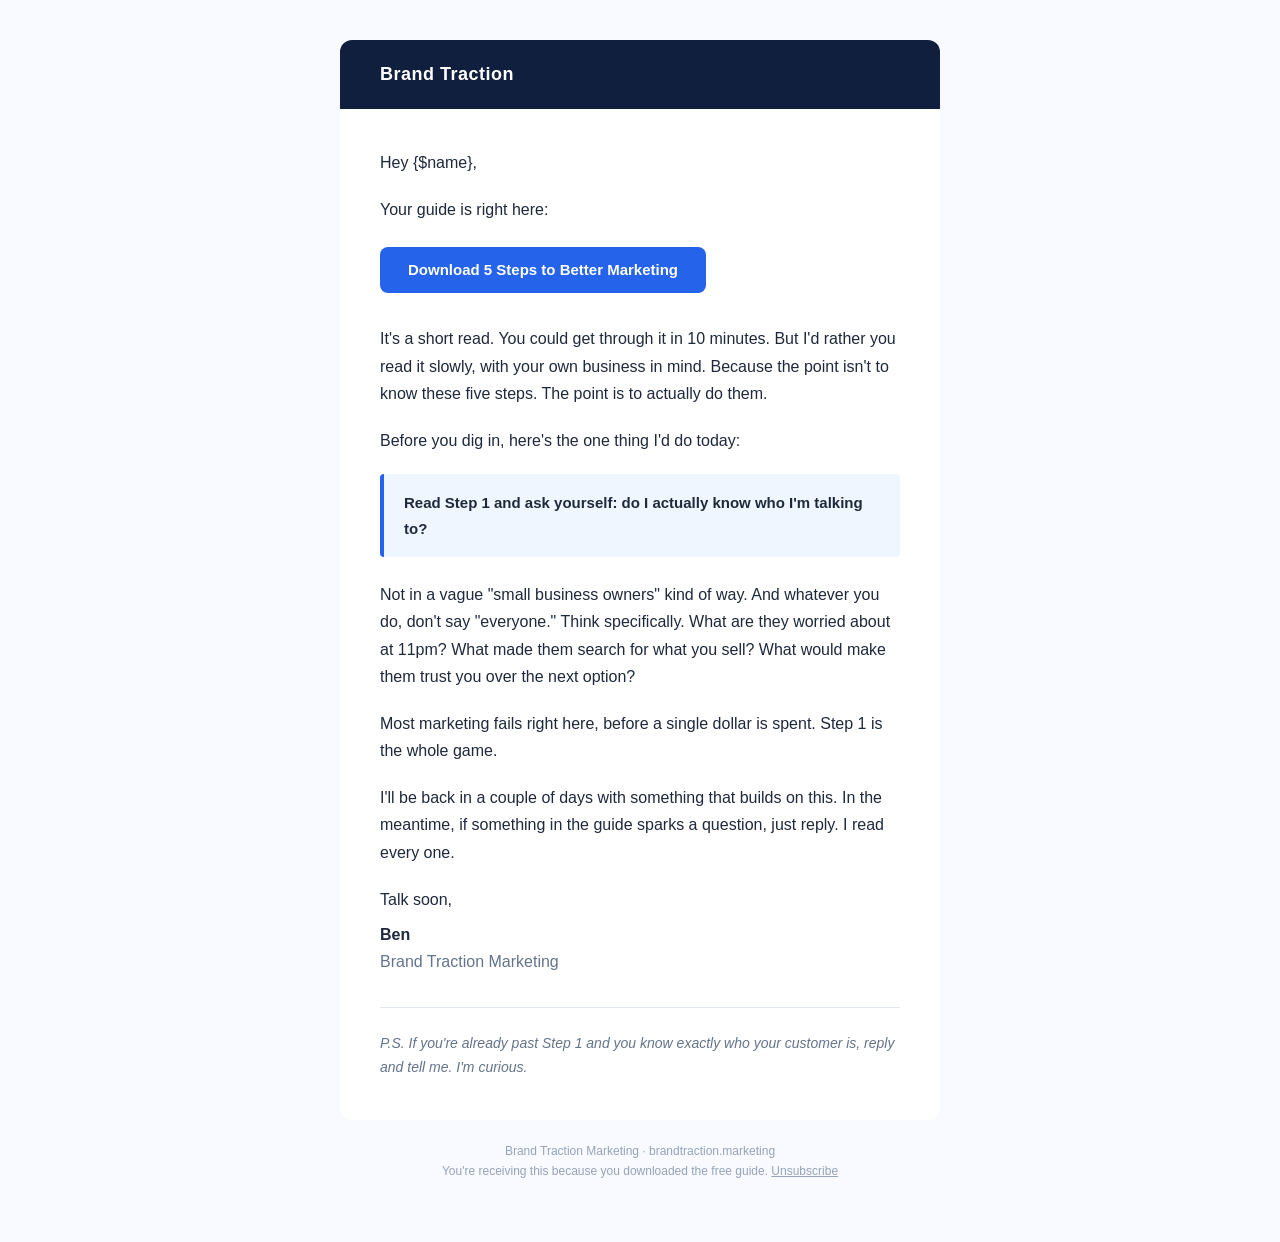
<file: emails/email-1-welcome.html>
<!DOCTYPE html>
<html lang="en">
<head>
  <meta charset="utf-8">
  <meta name="viewport" content="width=device-width, initial-scale=1">
  <title>Here's your guide (and one thing to do today)</title>
</head>
<body style="margin:0; padding:0; background-color:#F8FAFF; font-family:Arial, Helvetica, sans-serif;">
  <table width="100%" cellpadding="0" cellspacing="0" border="0" style="background-color:#F8FAFF;">
    <tr>
      <td align="center" style="padding:40px 20px;">
        <table width="600" cellpadding="0" cellspacing="0" border="0" style="max-width:600px; width:100%;">

          <!-- Header -->
          <tr>
            <td style="background-color:#0F1F3D; padding:24px 40px; border-radius:12px 12px 0 0;">
              <span style="font-family:Arial, Helvetica, sans-serif; font-weight:700; font-size:18px; color:#ffffff; letter-spacing:0.5px;">Brand Traction</span>
            </td>
          </tr>

          <!-- Body -->
          <tr>
            <td style="background-color:#ffffff; padding:40px; border-radius:0 0 12px 12px;">

              <p style="font-size:16px; line-height:1.7; color:#1e293b; margin:0 0 20px;">Hey {$name},</p>

              <p style="font-size:16px; line-height:1.7; color:#1e293b; margin:0 0 24px;">Your guide is right here:</p>

              <!-- CTA Button -->
              <table cellpadding="0" cellspacing="0" border="0" style="margin-bottom:32px;">
                <tr>
                  <td style="background-color:#2563EB; border-radius:8px; padding:14px 28px;">
                    <a href="https://brand-traction-site.pages.dev/assets/5-steps-to-better-marketing.pdf" style="font-family:Arial, Helvetica, sans-serif; font-size:15px; font-weight:700; color:#ffffff; text-decoration:none;">Download 5 Steps to Better Marketing</a>
                  </td>
                </tr>
              </table>

              <p style="font-size:16px; line-height:1.7; color:#1e293b; margin:0 0 20px;">It's a short read. You could get through it in 10 minutes. But I'd rather you read it slowly, with your own business in mind. Because the point isn't to know these five steps. The point is to actually do them.</p>

              <p style="font-size:16px; line-height:1.7; color:#1e293b; margin:0 0 20px;">Before you dig in, here's the one thing I'd do today:</p>

              <!-- Highlight box -->
              <table width="100%" cellpadding="0" cellspacing="0" border="0" style="margin-bottom:24px;">
                <tr>
                  <td style="background-color:#EFF6FF; border-left:4px solid #2563EB; border-radius:4px; padding:16px 20px;">
                    <p style="font-size:15px; line-height:1.7; color:#1e293b; margin:0; font-weight:700;">Read Step 1 and ask yourself: do I actually know who I'm talking to?</p>
                  </td>
                </tr>
              </table>

              <p style="font-size:16px; line-height:1.7; color:#1e293b; margin:0 0 20px;">Not in a vague "small business owners" kind of way. And whatever you do, don't say "everyone." Think specifically. What are they worried about at 11pm? What made them search for what you sell? What would make them trust you over the next option?</p>

              <p style="font-size:16px; line-height:1.7; color:#1e293b; margin:0 0 20px;">Most marketing fails right here, before a single dollar is spent. Step 1 is the whole game.</p>

              <p style="font-size:16px; line-height:1.7; color:#1e293b; margin:0 0 20px;">I'll be back in a couple of days with something that builds on this. In the meantime, if something in the guide sparks a question, just reply. I read every one.</p>

              <p style="font-size:16px; line-height:1.7; color:#1e293b; margin:0 0 8px;">Talk soon,</p>
              <p style="font-size:16px; line-height:1.7; color:#1e293b; margin:0 0 32px; font-weight:700;">Ben<br>
              <span style="font-weight:400; color:#64748b;">Brand Traction Marketing</span></p>

              <!-- PS -->
              <table width="100%" cellpadding="0" cellspacing="0" border="0">
                <tr>
                  <td style="border-top:1px solid #e2e8f0; padding-top:24px;">
                    <p style="font-size:14px; line-height:1.7; color:#64748b; margin:0; font-style:italic;">P.S. If you're already past Step 1 and you know exactly who your customer is, reply and tell me. I'm curious.</p>
                  </td>
                </tr>
              </table>

            </td>
          </tr>

          <!-- Footer -->
          <tr>
            <td style="padding:24px 0; text-align:center;">
              <p style="font-size:12px; color:#94a3b8; margin:0 0 6px;">Brand Traction Marketing · brandtraction.marketing</p>
              <p style="font-size:12px; color:#94a3b8; margin:0;">You're receiving this because you downloaded the free guide. <a href="{$unsubscribe}" style="color:#94a3b8;">Unsubscribe</a></p>
            </td>
          </tr>

        </table>
      </td>
    </tr>
  </table>
</body>
</html>
</file>
